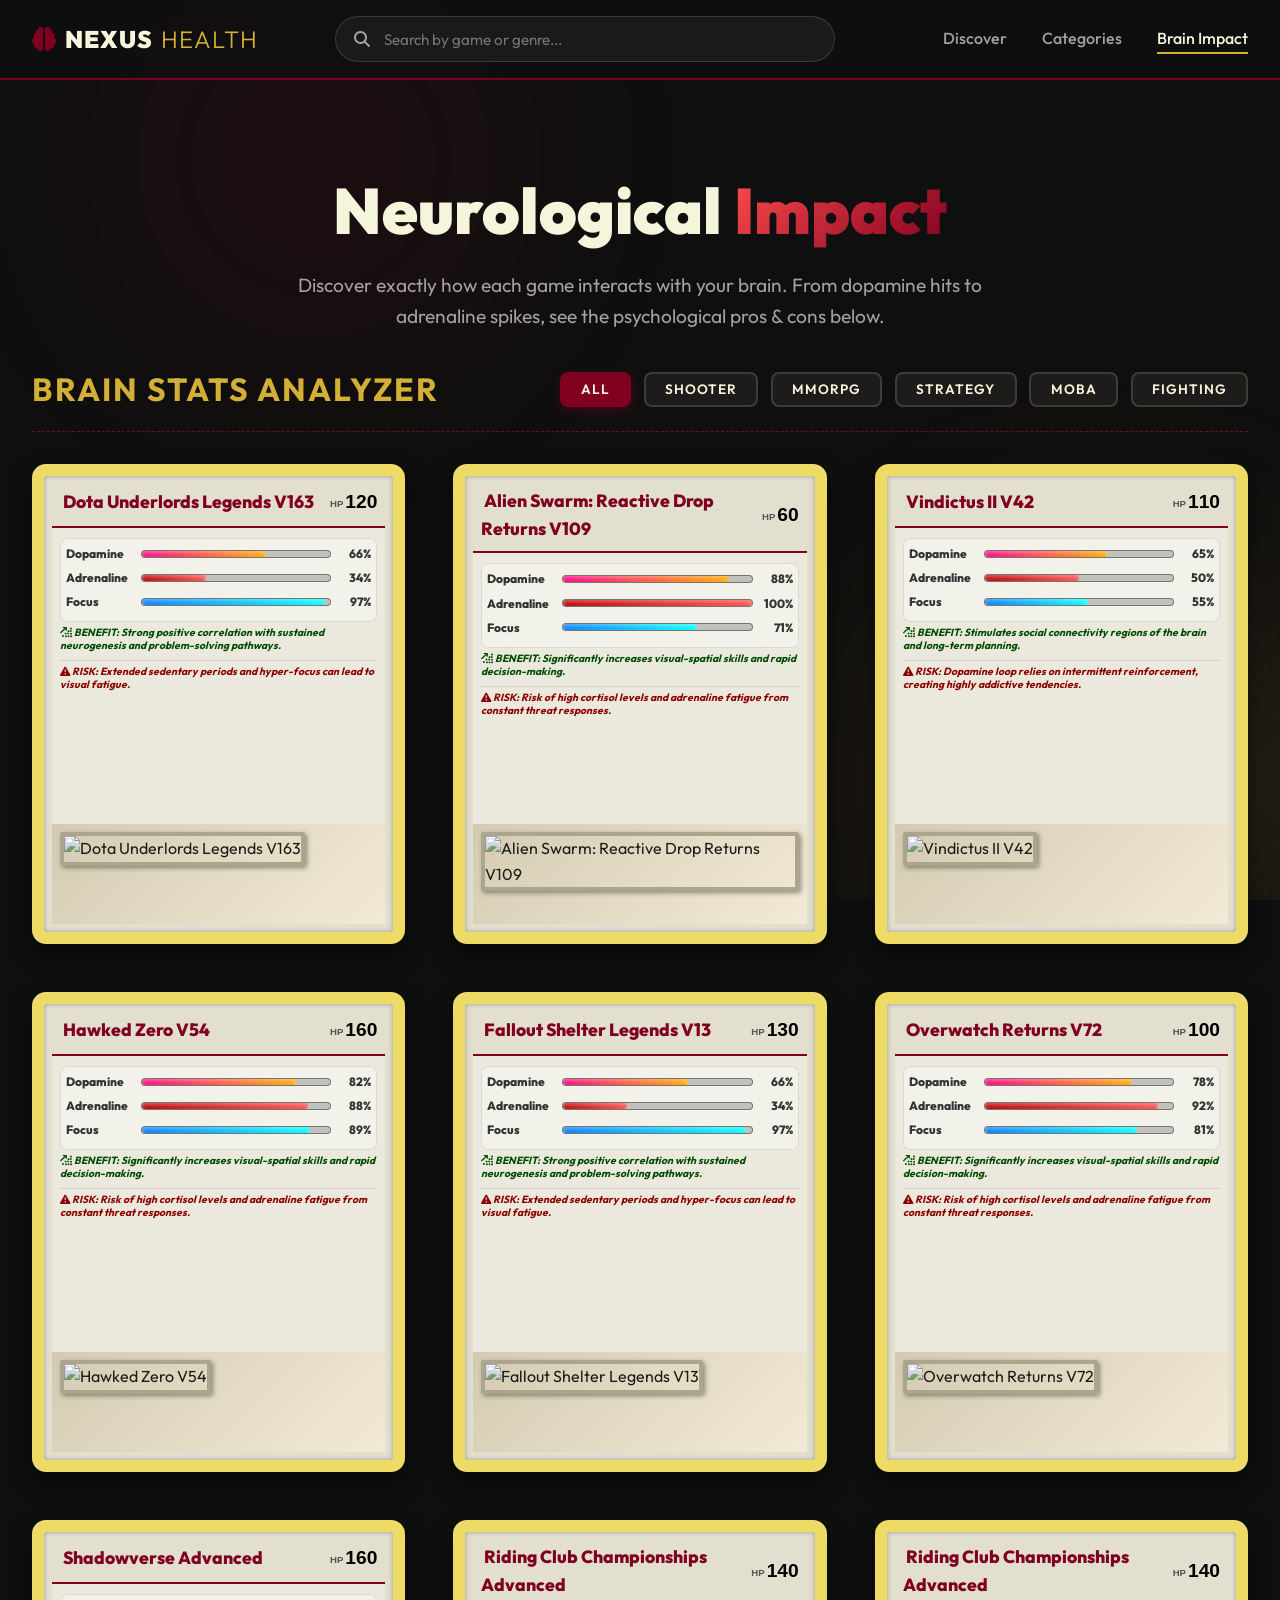
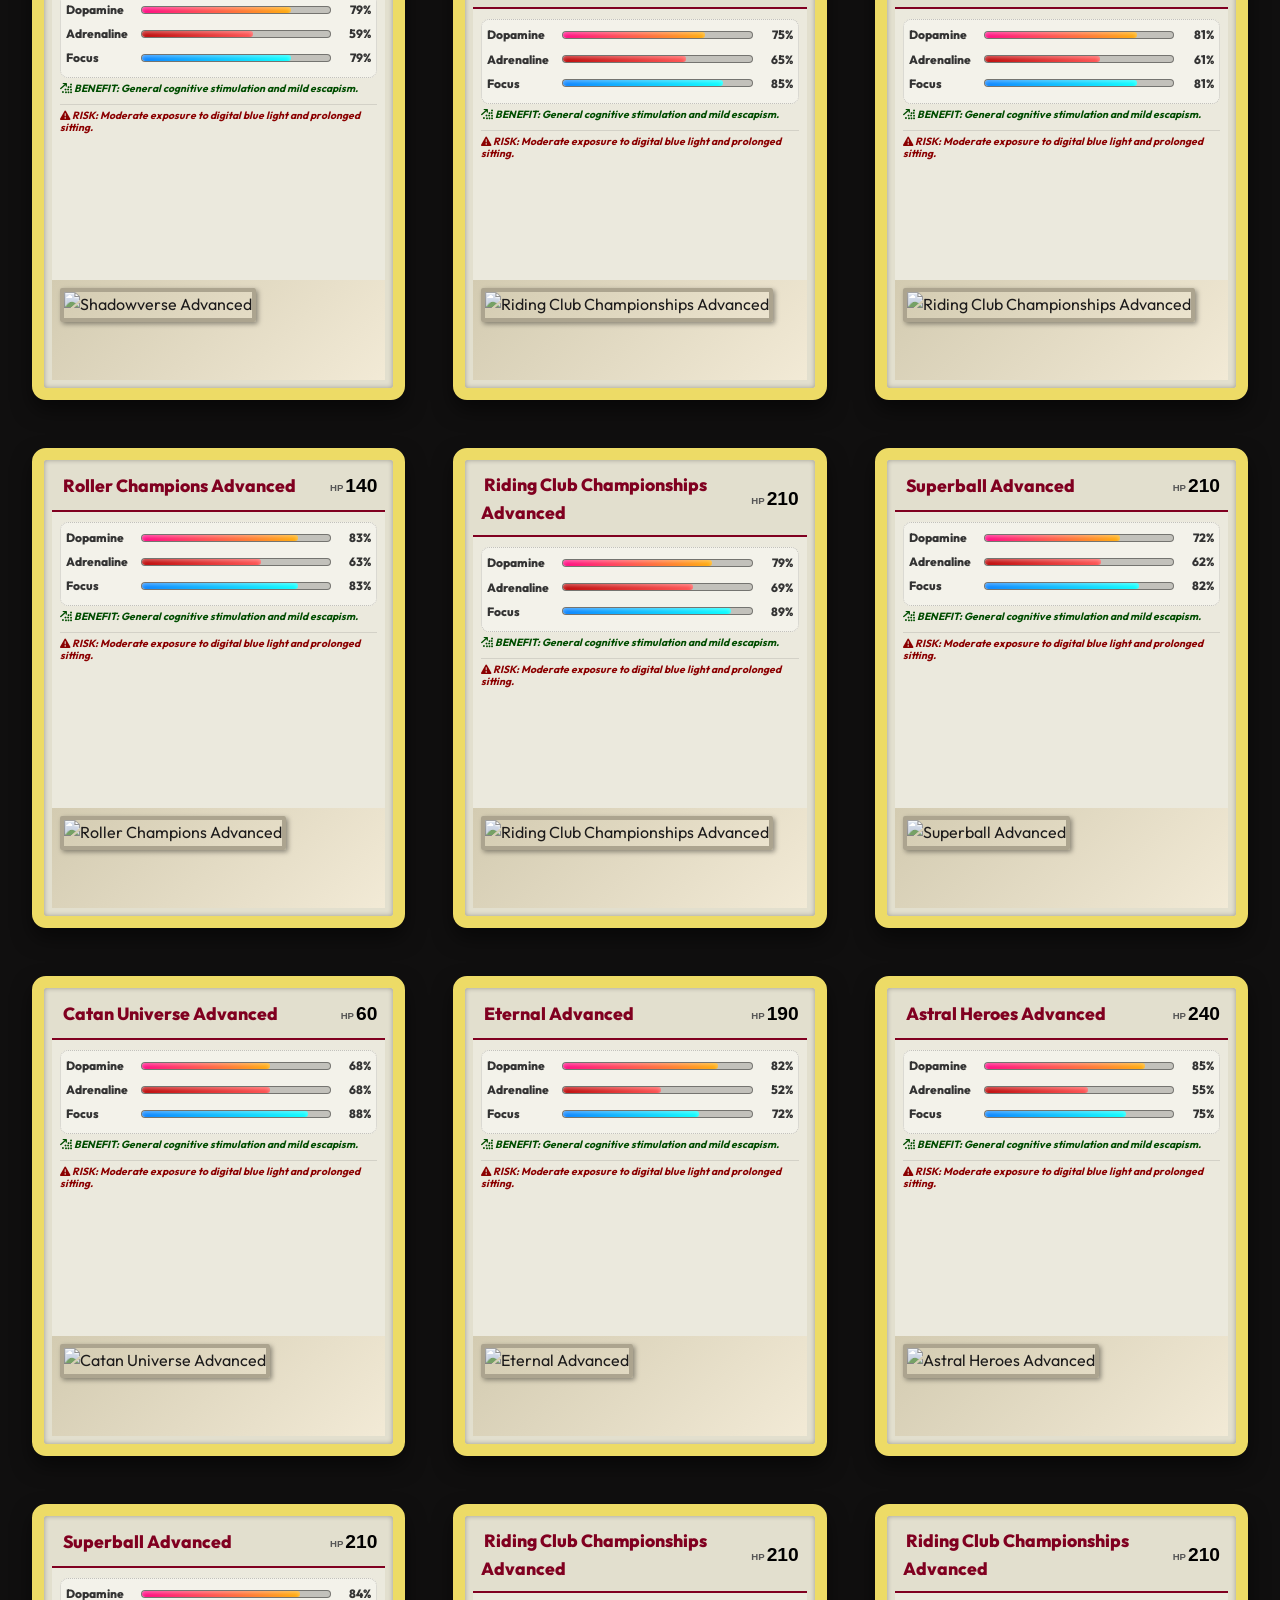
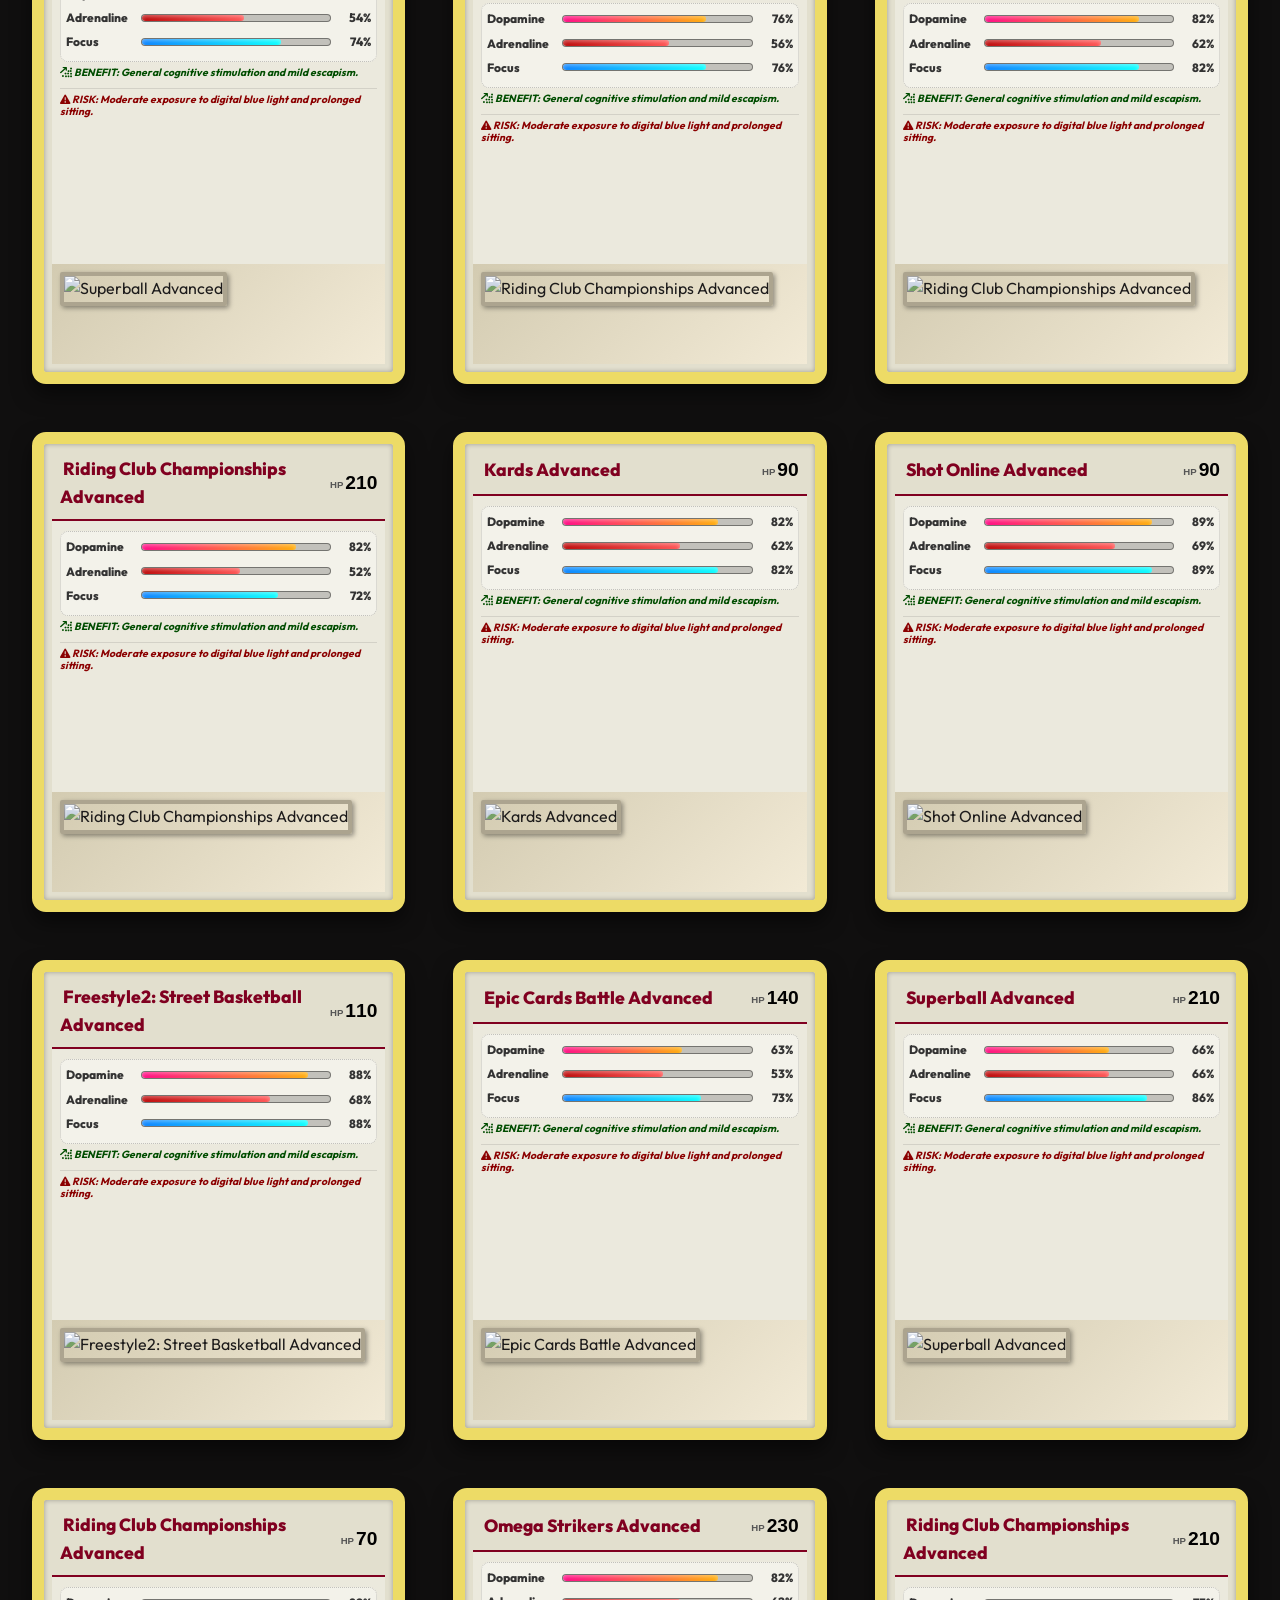
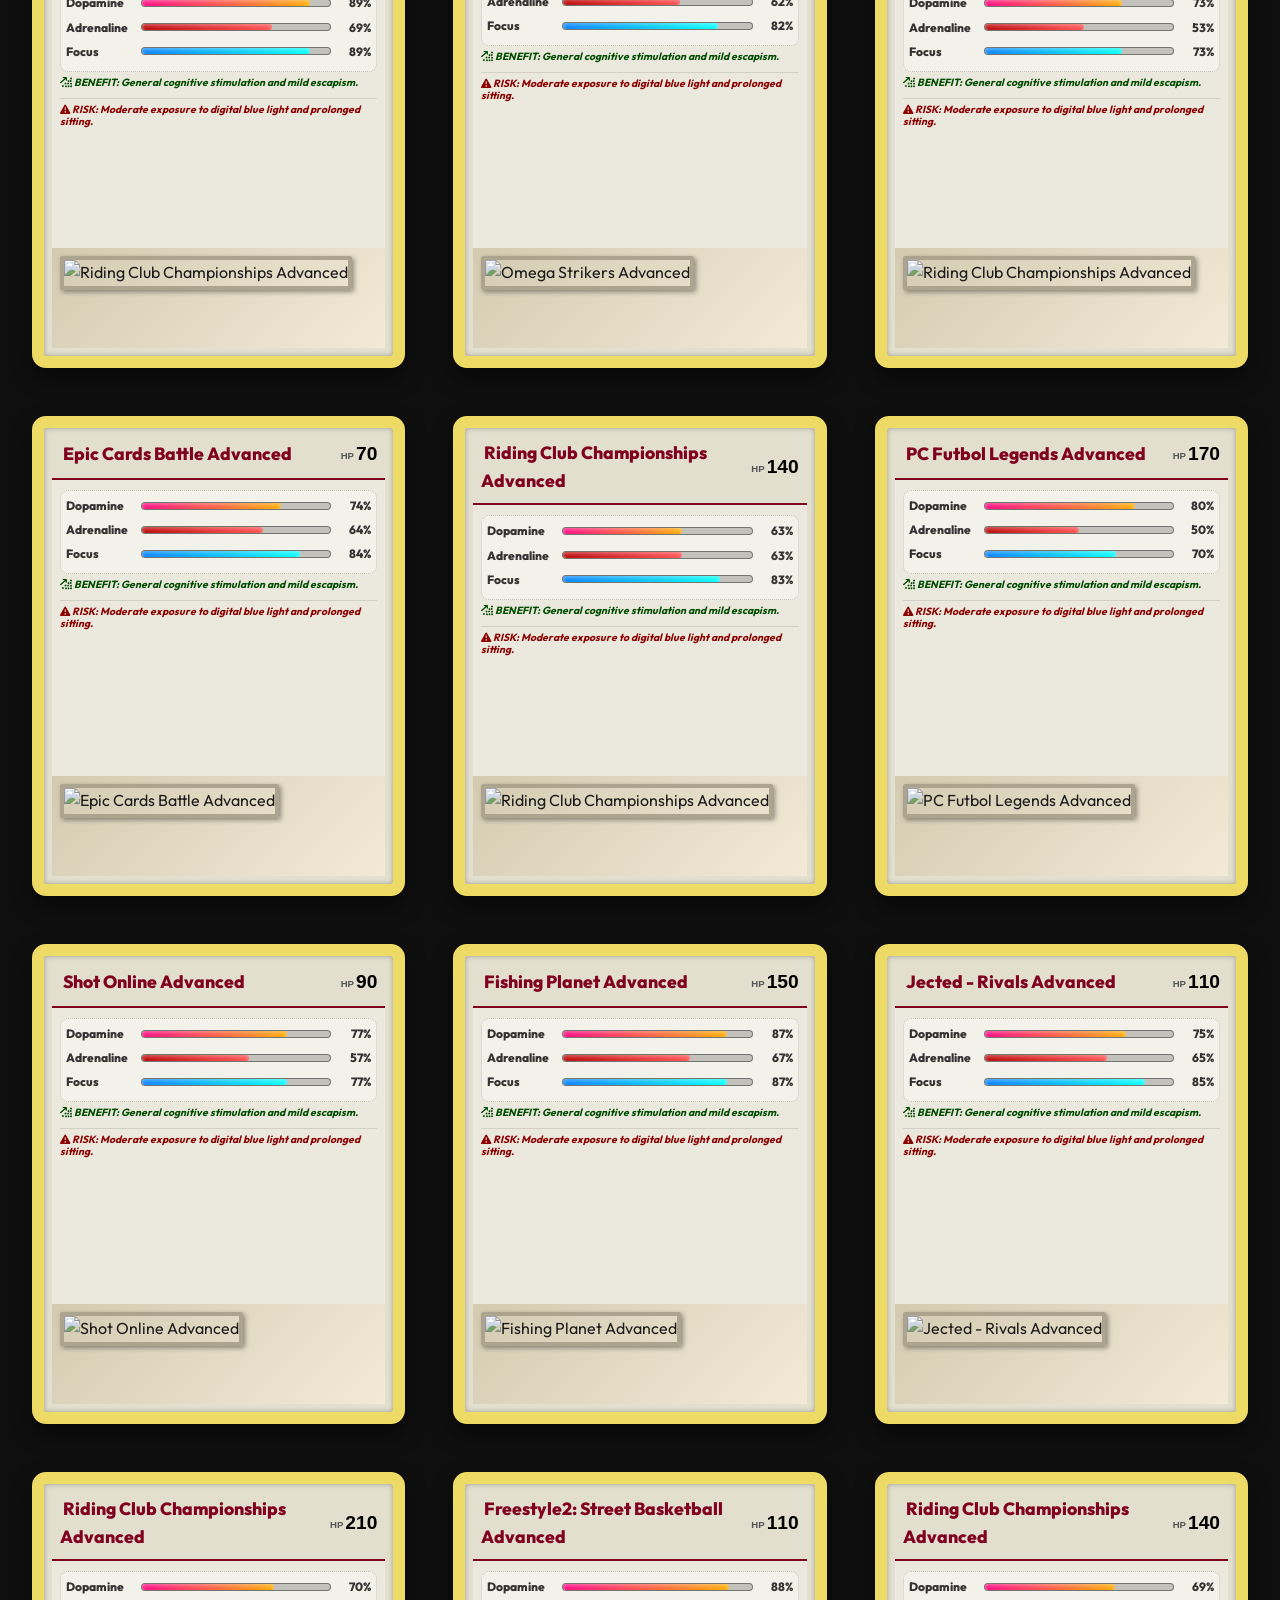
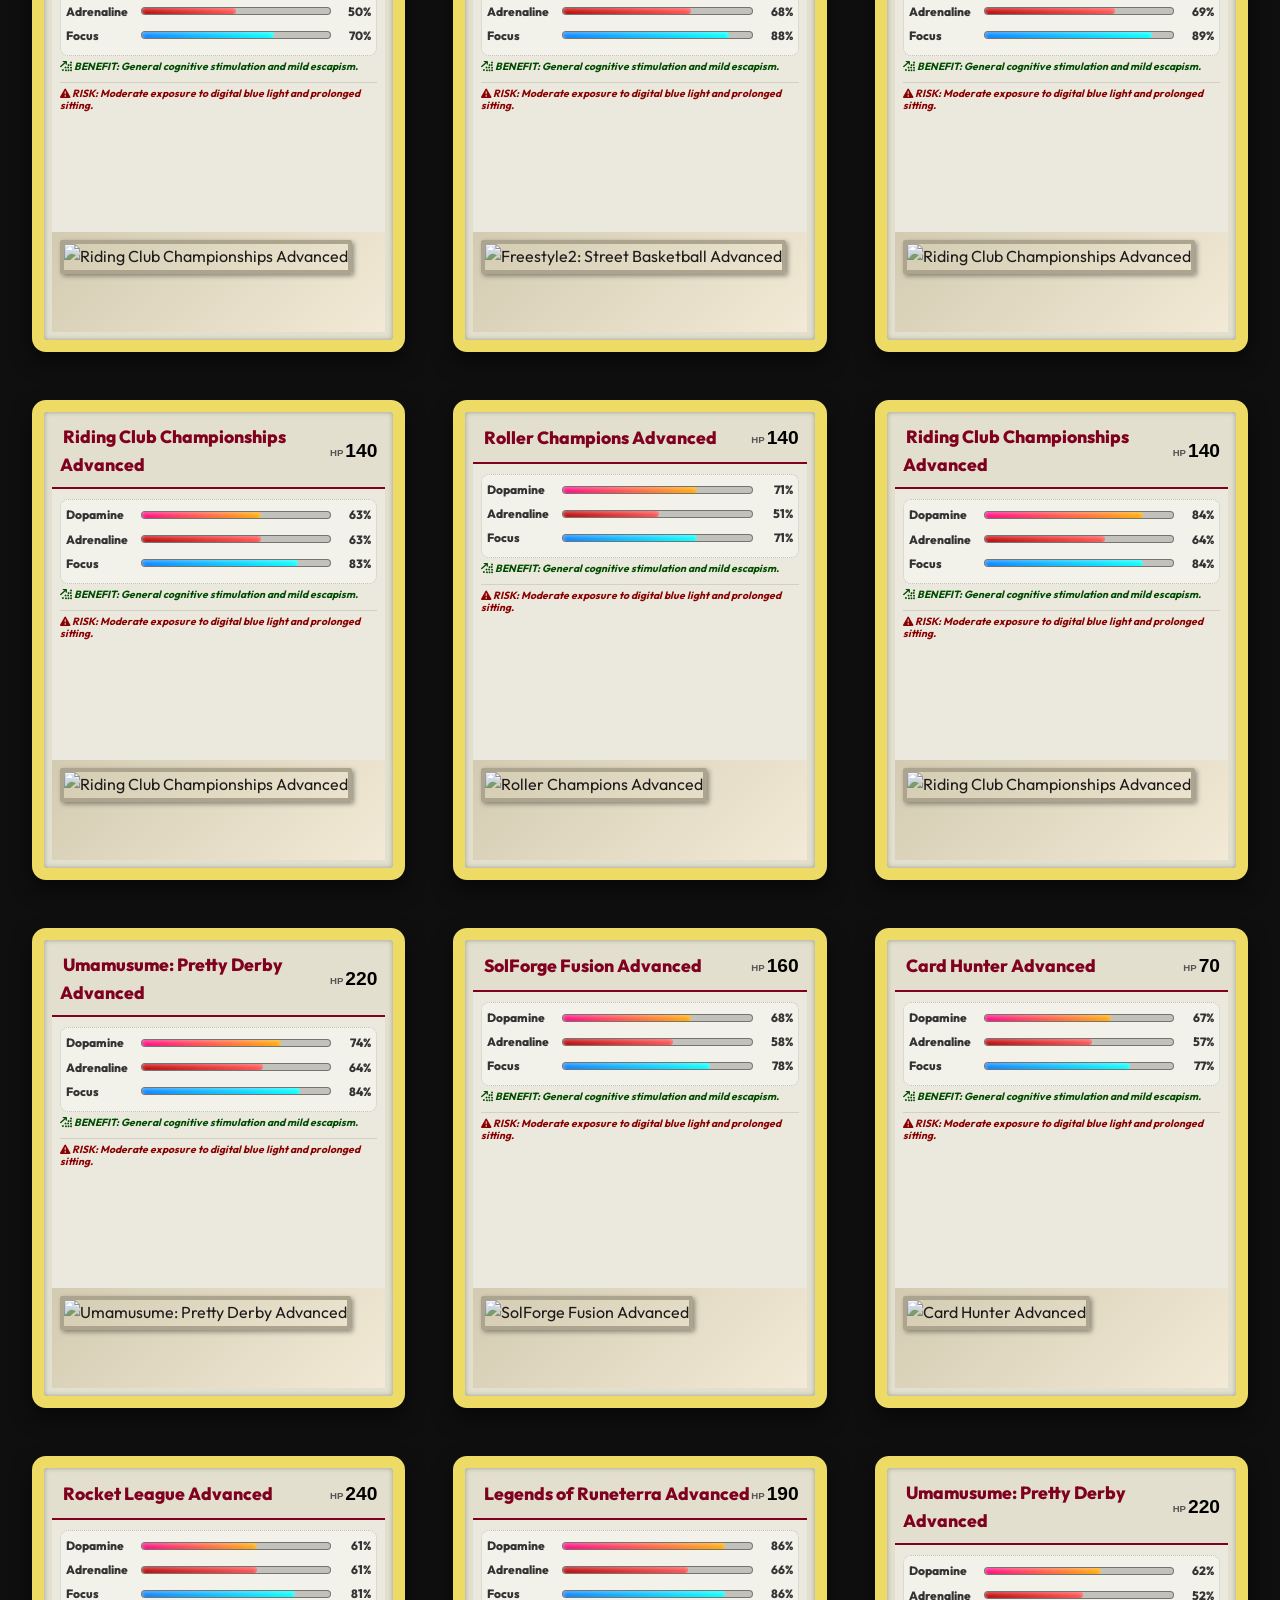
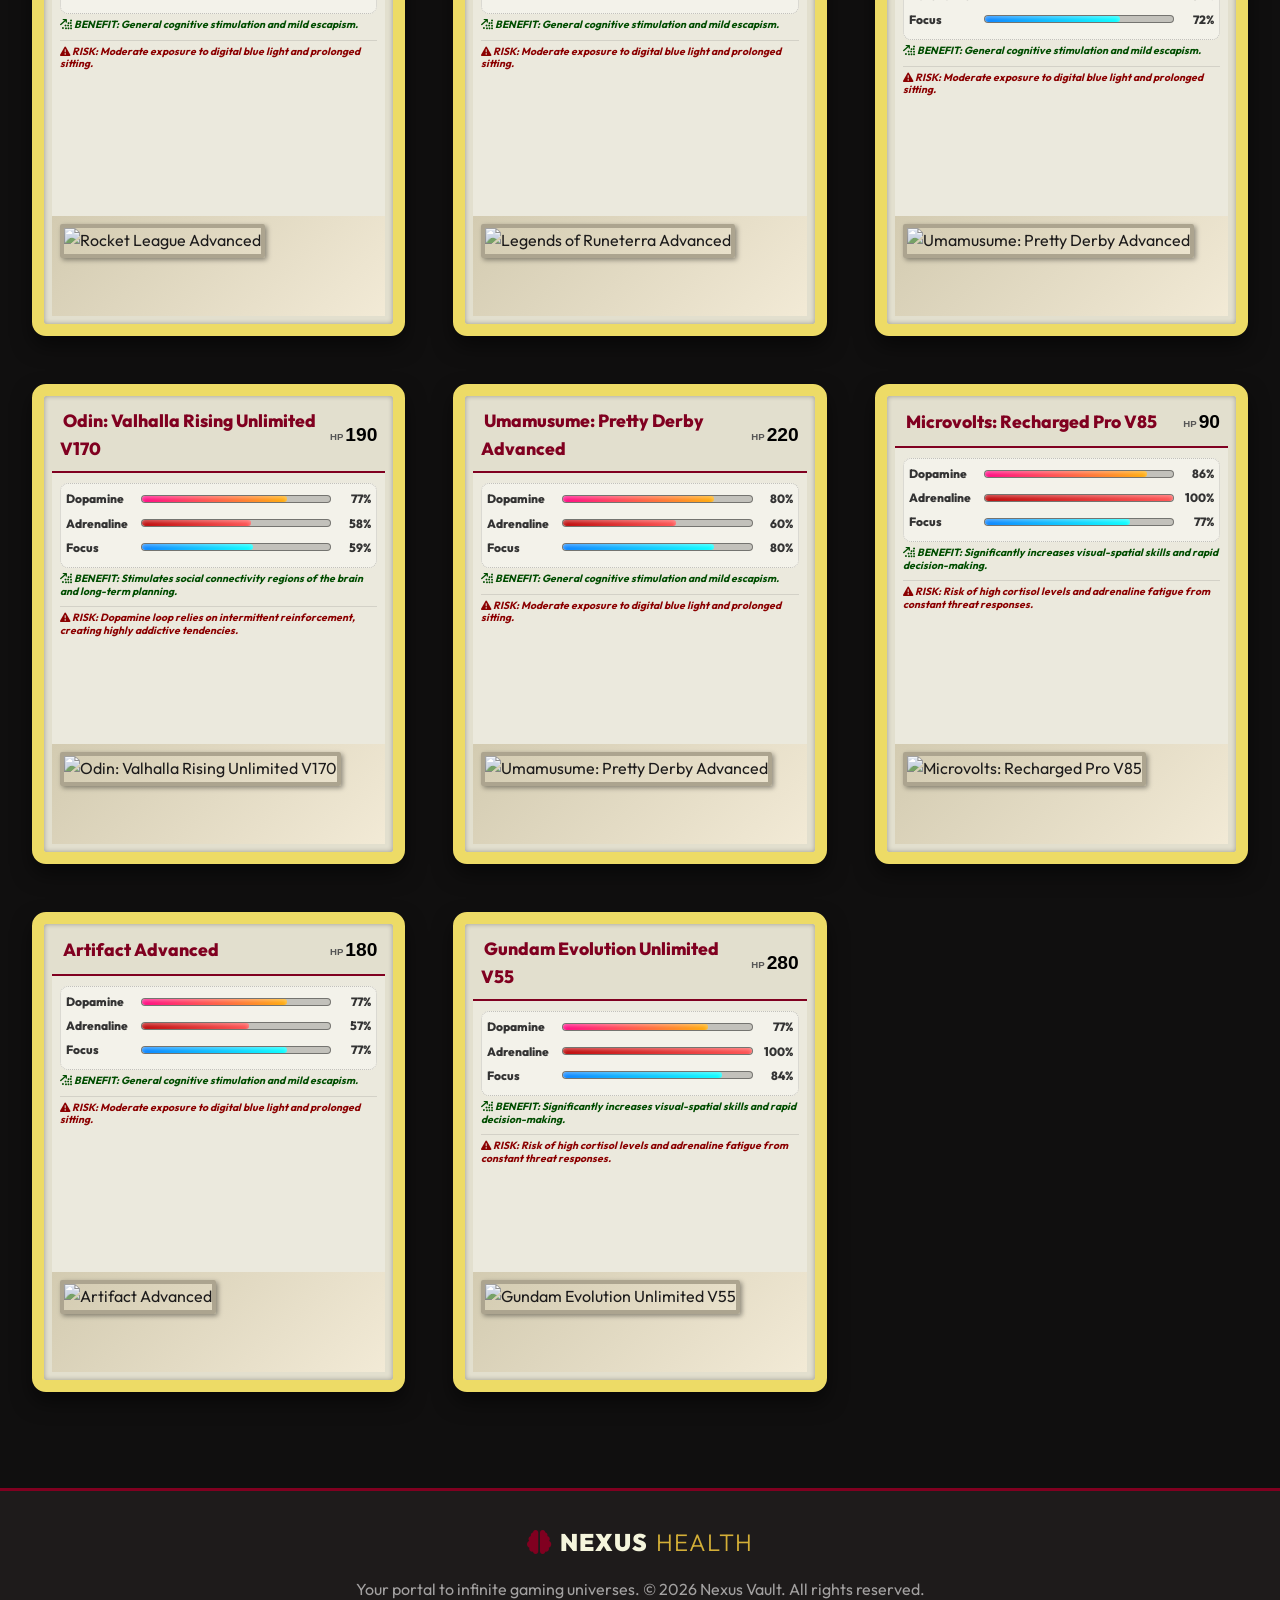
<file: health.html>
<!DOCTYPE html>
<html lang="en">

<head>
    <meta charset="UTF-8">
    <meta name="viewport" content="width=device-width, initial-scale=1.0">
    <title>Nexus // Neurological Impact Database</title>

    <!-- Google Fonts -->
    <link rel="preconnect" href="https://fonts.googleapis.com">
    <link rel="preconnect" href="https://fonts.gstatic.com" crossorigin>
    <link href="https://fonts.googleapis.com/css2?family=Outfit:wght@300;400;500;700;900&display=swap" rel="stylesheet">

    <!-- Font Awesome for Icons -->
    <link rel="stylesheet" href="https://cdnjs.cloudflare.com/ajax/libs/font-awesome/6.4.0/css/all.min.css">

    <link rel="stylesheet" href="style.css">
</head>

<body>
    <div class="background-effects">
        <div class="glow-orb orb-1"></div>
        <div class="glow-orb orb-2"></div>
    </div>

    <header class="glass-nav">
        <div class="nav-container">
            <a href="index.html" class="logo">
                <i class="fa-solid fa-brain"></i> NEXUS<span>HEALTH</span>
            </a>
            <div class="search-container">
                <i class="fa-solid fa-search search-icon"></i>
                <input type="text" id="searchInput" placeholder="Search by game or genre...">
            </div>
            <nav class="nav-links">
                <a href="index.html">Discover</a>
                <a href="index.html#categories">Categories</a>
                <a href="health.html" class="active">Brain Impact</a>
            </nav>
        </div>
    </header>

    <main>
        <section class="hero" style="padding-bottom: 2rem;">
            <div class="hero-content">
                <h1 class="hero-title">Neurological <span class="text-gradient">Impact</span></h1>
                <p class="hero-subtitle">Discover exactly how each game interacts with your brain. From dopamine hits to
                    adrenaline spikes, see the psychological pros & cons below.</p>
            </div>
        </section>

        <section class="vault-section" style="padding-top: 0;">
            <div class="section-header">
                <h2>Brain Stats Analyzer</h2>
                <div class="filters filter-group-genre">
                    <button class="filter-btn active" data-filter="all">All</button>
                    <button class="filter-btn" data-filter="shooter">Shooter</button>
                    <button class="filter-btn" data-filter="mmorpg">MMORPG</button>
                    <button class="filter-btn" data-filter="strategy">Strategy</button>
                    <button class="filter-btn" data-filter="moba">MOBA</button>
                    <button class="filter-btn" data-filter="fighting">Fighting</button>
                </div>
            </div>

            <div class="game-grid" id="gameGrid">
                <!-- Cards will be populated dynamically via JavaScript -->
            </div>

            <div class="no-results" id="noResults" style="display: none;">
                <i class="fa-solid fa-ghost"></i>
                <p>No titles found matching your search. Try another term.</p>
            </div>
        </section>
    </main>

    <footer>
        <div class="footer-content">
            <div class="logo" style="justify-content: center; margin-bottom: 1rem;">
                <i class="fa-solid fa-brain"></i> NEXUS<span>HEALTH</span>
            </div>
            <p>Your portal to infinite gaming universes. &copy; 2026 Nexus Vault. All rights reserved.</p>
        </div>
    </footer>

        <script src="data.js"></script>
        <script src="data-augment.js"></script>
    <script src="health.js"></script>
</body>

</html>
</file>
<file: style.css>
:root {
    /* Theme: Beige, Black, Burgundy */
    --bg-base: #100f0f;
    /* Very dark, near black */
    --bg-surface: #1e1b1b;
    --bg-card: #f5f5dc;
    /* Beige */

    --accent-primary: #800020;
    /* Burgundy */
    --accent-secondary: #d4af37;
    /* Gold accent for pokemon cards */

    --text-primary: #f5f5dc;
    /* Beige text on dark backgrounds */
    --text-dark: #1e1b1b;
    /* Dark text for the light beige cards */
    --text-secondary: #a3a1a1;
    /* Light gray */

    --border-color: rgba(245, 245, 220, 0.15);
    --border-glow: rgba(128, 0, 32, 0.6);

    /* Layout */
    --nav-height: 80px;
    --radius-md: 8px;
    --radius-lg: 12px;

    /* Effects */
    --glass-blur: blur(12px);
    --transition-fast: 0.2s ease;
    --transition-medium: 0.4s cubic-bezier(0.175, 0.885, 0.32, 1.275);
}

* {
    margin: 0;
    padding: 0;
    box-sizing: border-box;
}

body {
    font-family: 'Outfit', sans-serif;
    background-color: var(--bg-base);
    color: var(--text-primary);
    line-height: 1.6;
    overflow-x: hidden;
    min-height: 100vh;
}

/* Background Effects */
.background-effects {
    position: fixed;
    top: 0;
    left: 0;
    width: 100vw;
    height: 100vh;
    z-index: -1;
    overflow: hidden;
    pointer-events: none;
}

.glow-orb {
    position: absolute;
    border-radius: 50%;
    filter: blur(120px);
    opacity: 0.3;
    animation: float 20s infinite alternate;
}

.orb-1 {
    width: 500px;
    height: 500px;
    background: radial-gradient(circle, var(--accent-primary) 0%, transparent 60%);
    top: -10%;
    left: 5%;
}

.orb-2 {
    width: 600px;
    height: 600px;
    background: radial-gradient(circle, var(--accent-secondary) 0%, transparent 60%);
    bottom: -20%;
    right: -10%;
    animation-delay: -5s;
}

@keyframes float {
    0% {
        transform: translate(0, 0);
    }

    100% {
        transform: translate(30px, -40px);
    }
}

/* Typography Elements */
.text-gradient {
    background: linear-gradient(135deg, #ff4c4c, var(--accent-primary));
    -webkit-background-clip: text;
    -webkit-text-fill-color: transparent;
    background-clip: text;
}

/* Navigation */
.glass-nav {
    position: fixed;
    top: 0;
    left: 0;
    width: 100%;
    height: var(--nav-height);
    background: rgba(16, 15, 15, 0.9);
    backdrop-filter: var(--glass-blur);
    border-bottom: 2px solid var(--accent-primary);
    z-index: 1000;
    display: flex;
    align-items: center;
}

.nav-container {
    max-width: 1400px;
    width: 100%;
    margin: 0 auto;
    padding: 0 2rem;
    display: flex;
    justify-content: space-between;
    align-items: center;
    gap: 2rem;
}

.logo {
    font-size: 1.5rem;
    font-weight: 900;
    color: var(--text-primary);
    text-decoration: none;
    letter-spacing: 1px;
    display: flex;
    align-items: center;
    gap: 0.5rem;
}

.logo span {
    font-weight: 300;
    color: var(--accent-secondary);
}

.logo i {
    color: var(--accent-primary);
}

.search-container {
    flex-grow: 1;
    max-width: 500px;
    position: relative;
}

.search-container input {
    width: 100%;
    padding: 0.8rem 1rem 0.8rem 3rem;
    border-radius: 100px;
    background: rgba(245, 245, 220, 0.05);
    /* very faint beige */
    border: 1px solid var(--border-color);
    color: var(--text-primary);
    font-family: inherit;
    font-size: 0.95rem;
    transition: var(--transition-medium);
}

.search-container input:focus {
    outline: none;
    background: rgba(245, 245, 220, 0.1);
    border-color: var(--text-primary);
    box-shadow: 0 0 10px rgba(245, 245, 220, 0.2);
}

.search-icon {
    position: absolute;
    left: 1.2rem;
    top: 50%;
    transform: translateY(-50%);
    color: var(--text-secondary);
}

.nav-links a {
    color: var(--text-secondary);
    text-decoration: none;
    margin-left: 2rem;
    font-weight: 500;
    transition: var(--transition-fast);
}

.nav-links a:hover,
.nav-links a.active {
    color: var(--text-primary);
    border-bottom: 2px solid var(--accent-secondary);
    padding-bottom: 4px;
}

/* Main Content */
main {
    padding-top: var(--nav-height);
    min-height: calc(100vh - 80px);
}

/* Hero Section */
.hero {
    padding: 6rem 2rem;
    text-align: center;
    max-width: 800px;
    margin: 0 auto;
}

.hero-title {
    font-size: 4rem;
    font-weight: 900;
    line-height: 1.1;
    margin-bottom: 1.5rem;
    color: var(--text-primary);
}

.hero-subtitle {
    font-size: 1.2rem;
    color: var(--text-secondary);
}

/* Vault Section */
.vault-section {
    max-width: 1400px;
    margin: 0 auto;
    padding: 2rem;
}

.section-header {
    display: flex;
    justify-content: space-between;
    align-items: center;
    margin-bottom: 2rem;
    flex-wrap: wrap;
    gap: 1.5rem;
    border-bottom: 1px dashed var(--accent-primary);
    padding-bottom: 1rem;
}

.section-header h2 {
    font-size: 2rem;
    font-weight: 700;
    color: var(--accent-secondary);
    text-transform: uppercase;
    letter-spacing: 2px;
}

.filters {
    display: flex;
    gap: 0.8rem;
    flex-wrap: wrap;
}

.filter-btn {
    background: var(--bg-surface);
    border: 2px solid var(--border-color);
    color: var(--text-primary);
    padding: 0.4rem 1.2rem;
    border-radius: 8px;
    cursor: pointer;
    font-family: inherit;
    font-weight: 600;
    transition: var(--transition-fast);
    text-transform: uppercase;
    font-size: 0.85rem;
    letter-spacing: 1px;
}

.filter-btn:hover,
.filter-btn.active {
    background: var(--accent-primary);
    color: var(--text-primary);
    border-color: var(--accent-primary);
    box-shadow: 0 4px 10px rgba(128, 0, 32, 0.4);
}

/* Grid Layout */
.game-grid {
    display: grid;
    grid-template-columns: repeat(auto-fill, minmax(320px, 1fr));
    gap: 3rem;
    margin-top: 2rem;
}

/* Pokemon Card Component */
.pokemon-card {
    background: #e2dfce;
    /* Distinct beige card paper */
    border: 12px solid #eddb66;
    /* Classic yellow/gold pokecard border */
    border-radius: 14px;
    box-shadow: 0 10px 20px rgba(0, 0, 0, 0.5), inset 0 0 5px rgba(0, 0, 0, 0.3);
    transition: transform 0.3s cubic-bezier(0.175, 0.885, 0.32, 1.275), box-shadow 0.3s ease;
    display: flex;
    flex-direction: column;
    height: 100%;
    position: relative;
    padding: 0.5rem;
    color: var(--text-dark);
    /* Dark text for readability on beige */
}

.pokemon-card:hover {
    transform: translateY(-15px) scale(1.02) rotate(1deg);
    box-shadow: 0 20px 40px rgba(0, 0, 0, 0.6), inset 0 0 10px rgba(255, 255, 255, 0.8), 0 0 30px rgba(212, 175, 55, 0.4);
    z-index: 10;
}

.card-header {
    display: flex;
    justify-content: space-between;
    align-items: center;
    padding: 0.2rem 0.5rem 0.5rem;
    border-bottom: 2px solid rgba(0, 0, 0, 0.1);
}

.franchise-title {
    font-size: 1.1rem;
    font-weight: 800;
    margin: 0;
    color: #111;
}

.hp-stat {
    font-weight: 800;
    font-size: 1.2rem;
    color: #aa0000;
    display: flex;
    align-items: center;
    font-family: Arial, sans-serif;
}

.hp-stat small {
    font-size: 0.6rem;
    margin-right: 2px;
    color: #555;
    margin-top: 2px;
}

.card-image {
    width: 100%;
    height: 180px;
    object-fit: cover;
    border: 4px solid #b3a479;
    /* inner card border */
    border-radius: 2px;
    box-shadow: 2px 2px 5px rgba(0, 0, 0, 0.4);
    transition: var(--transition-medium);
}

.image-wrapper {
    overflow: hidden;
    position: relative;
    padding: 0.5rem;
    background: linear-gradient(135deg, #d3cbb1, #f2ead6);
}

.card-stats-bar {
    display: flex;
    justify-content: space-between;
    background: #c3b999;
    /* slightly darker beige */
    padding: 0.2rem 0.5rem;
    font-size: 0.65rem;
    font-weight: 700;
    border-top: 1px solid #a39b7d;
    border-bottom: 1px solid #a39b7d;
    color: #333;
    text-transform: uppercase;
}

.card-content {
    padding: 1rem 0.5rem;
    display: flex;
    flex-direction: column;
    flex-grow: 1;
}

.attack-row {
    border-bottom: 1px solid rgba(0, 0, 0, 0.1);
    padding-bottom: 0.8rem;
    margin-bottom: 0.5rem;
    display: flex;
    flex-direction: column;
    align-items: center;
    text-align: center;
}

.genres {
    display: flex;
    justify-content: center;
    margin-bottom: 0.8rem;
}

.genre-tag {
    background: #444;
    color: #fff;
    padding: 0.2rem 1rem;
    border-radius: 15px;
    font-size: 0.75rem;
    font-weight: 800;
    text-shadow: 1px 1px 0px rgba(0, 0, 0, 0.5);
    box-shadow: inset -2px -2px 0px rgba(0, 0, 0, 0.3);
}

/* Pokemon Type Colors equivalent for genres */
.genre-tag.shooter {
    background: #b22222;
}

/* Fire/Fighting */
.genre-tag.mmorpg {
    background: #4169e1;
}

/* Water */
.genre-tag.strategy {
    background: #228b22;
}

/* Grass */
.genre-tag.moba {
    background: #9370db;
}

/* Psychic */
.genre-tag.fighting {
    background: #cd853f;
}

/* Rock/Ground */

.attack-desc {
    color: #333;
    font-size: 0.85rem;
    font-family: Arial, Tahoma, sans-serif;
    line-height: 1.3;
    display: -webkit-box;
    -webkit-line-clamp: 3;
    -webkit-box-orient: vertical;
    overflow: hidden;
    font-style: italic;
}

/* Store Platforms Container acting as Weakness/Resistance Row */
.weakness-row {
    padding-top: 0.5rem;
    display: flex;
    flex-direction: column;
    align-items: center;
}

.platforms-title {
    font-size: 0.7rem;
    color: #555;
    margin-bottom: 0.5rem;
    font-weight: 800;
    text-transform: uppercase;
    letter-spacing: 1px;
}

.platforms {
    display: flex;
    flex-wrap: wrap;
    gap: 0.5rem;
    justify-content: center;
}

.platform-link {
    display: flex;
    align-items: center;
    gap: 0.4rem;
    padding: 0.3rem 0.8rem;
    border-radius: 20px;
    text-decoration: none;
    font-size: 0.75rem;
    font-weight: 700;
    transition: var(--transition-fast);
    border: 2px solid #ccc;
    background: #fff;
    color: #333;
}

.platform-link:hover {
    transform: scale(1.05);
    border-color: #333;
}

/* Specific Platform Styling modified for beige background */
.platform-steam {
    border-color: #171a21;
}

.platform-xbox {
    border-color: #107c10;
}

.platform-ps {
    border-color: #003791;
}

.platform-nintendo {
    border-color: #e4000f;
}

.no-results {
    text-align: center;
    padding: 4rem;
    color: var(--text-secondary);
    grid-column: 1 / -1;
}

.no-results i {
    font-size: 3rem;
    margin-bottom: 1rem;
    color: var(--accent-primary);
}

/* Footer */
footer {
    border-top: 3px solid var(--accent-primary);
    padding: 2rem;
    text-align: center;
    margin-top: 4rem;
    color: var(--text-secondary);
    background: var(--bg-surface);
}

/* Responsive */
@media (max-width: 768px) {
    .nav-container {
        flex-wrap: wrap;
        padding: 1rem;
    }

    .search-container {
        order: 3;
        max-width: 100%;
        margin-top: 1rem;
    }

    .nav-links {
        display: none;
    }

    .glass-nav {
        height: auto;
        padding-bottom: 1rem;
    }

    main {
        padding-top: 140px;
    }

    .hero-title {
        font-size: 2.5rem;
    }
}
/* Neurological Brain Stats Styles */
.brain-stats { width: 100%; margin-top: 10px; padding: 5px; background: rgba(255,255,255,0.4); border-radius: 8px; border: 1px dotted rgba(0,0,0,0.2); }
.brain-stat-row { display: flex; justify-content: space-between; align-items: center; margin-bottom: 5px; font-size: 0.75rem; font-weight: 800; color: #333; }
.brain-stat-label { width: 65px; }
.brain-stat-val { width: 30px; text-align: right; }
.brain-stat-bar-bg { flex-grow: 1; height: 8px; background: rgba(0,0,0,0.2); border-radius: 4px; border: 1px solid rgba(0,0,0,0.4); margin: 0 10px; overflow: hidden; }
.brain-stat-bar-fill { height: 100%; border-radius: 4px; box-shadow: inset 0 2px 4px rgba(255,255,255,0.4); }
.fill-dopamine { background: linear-gradient(90deg, #ff007f, #ffaa00); }
.fill-adrenaline { background: linear-gradient(90deg, #bb0000, #ff4c4c); }
.fill-focus { background: linear-gradient(90deg, #007fff, #00ffff); }
.health-risk { font-size: 0.65rem; font-style: italic; color: #8b0000; margin-top: 8px; border-top: 1px solid rgba(0,0,0,0.1); padding-top: 5px; font-weight: 700; line-height: 1.2; }
.health-benefit { font-size: 0.65rem; font-style: italic; color: #004d00; margin-top: 5px; font-weight: 700; line-height: 1.2; }


/* Flip Card Architecture */
.flip-container { perspective: 1000px; cursor: pointer; }
.flip-container .flipper { position: relative; width: 100%; height: 100%; transition: transform 0.6s cubic-bezier(0.4, 0.2, 0.2, 1); transform-style: preserve-3d; }
.flip-container.flipped .flipper { transform: rotateY(180deg); }
.card-front, .card-back { position: absolute; top: 0; left: 0; width: 100%; height: 100%; -webkit-backface-visibility: hidden; backface-visibility: hidden; display: flex; flex-direction: column; background: inherit; }
.card-back { transform: rotateY(180deg); }


.pokemon-card { min-height: 480px; }
</file>
